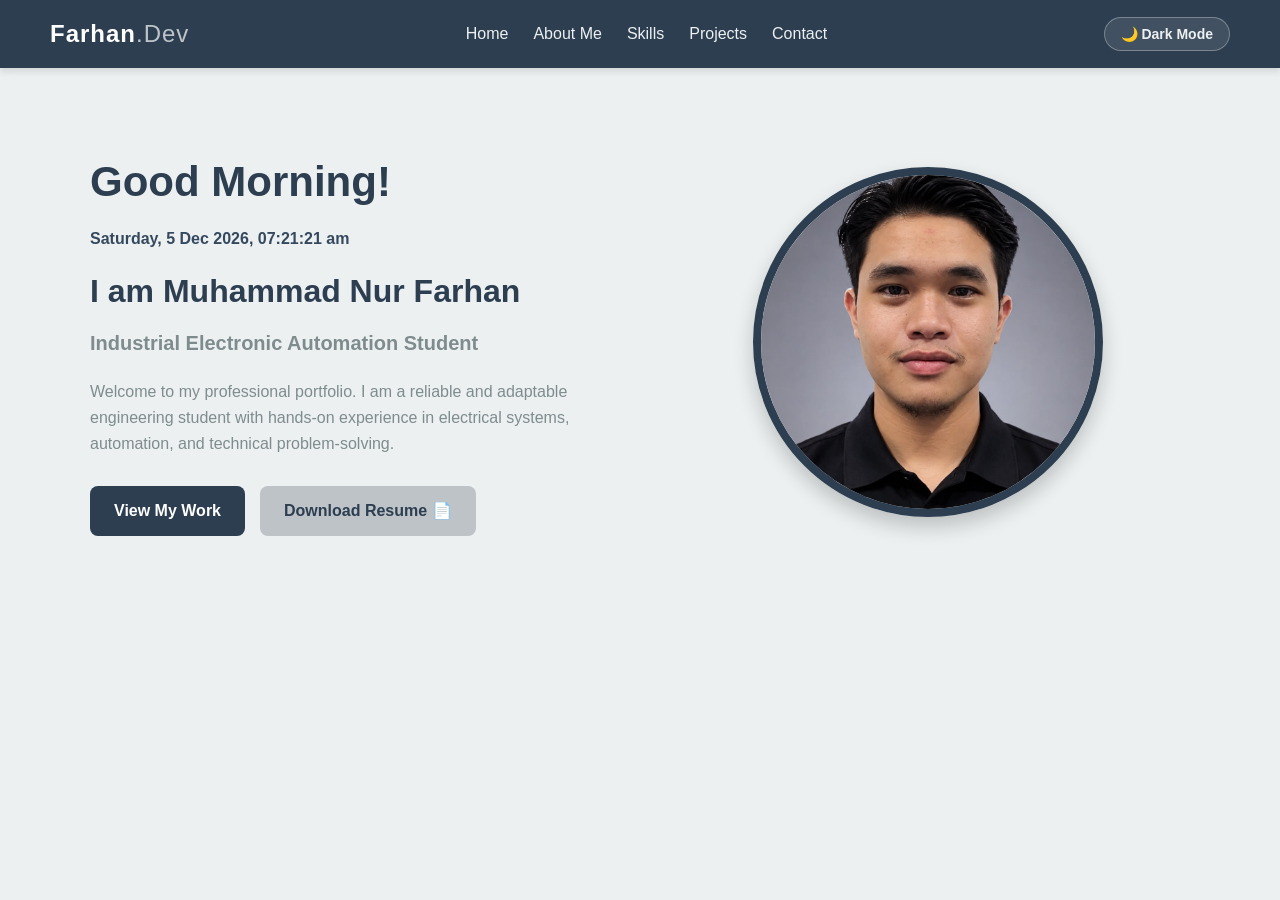
<file: index.html>
<!DOCTYPE html>
<html lang="en">
<head>
    <meta charset="UTF-8">
    <meta name="viewport" content="width=device-width, initial-scale=1.0">
    <title>Farhan - Portfolio</title>
    <!-- PASTIKAN LINK NI ADA DALAM HEAD -->
    <link rel="stylesheet" href="style.css">
</head>
<body>

    <!-- 1. NAVBAR -->
    <nav class="navbar">
        <div class="logo">Farhan<span>.Dev</span></div>
        <ul class="nav-links">
            <li><a href="index.html">Home</a></li>
            <li><a href="about.html">About Me</a></li>
            <li><a href="skills.html">Skills</a></li>
            <li><a href="projects.html">Projects</a></li>
            <li><a href="contact.html">Contact</a></li>
        </ul>
        <button id="themeToggleBtn" class="theme-btn">🌙 Dark Mode</button>
    </nav>

    <!-- 2. HERO SECTION -->
    <header class="hero">
        <div class="hero-text">
            <h1 id="greeting">Good Night!</h1>
            <p id="clock" style="color: #34495E; font-weight: bold; margin-bottom: 15px;">Loading time...</p>
            
            <h2>I am Muhammad Nur Farhan</h2>
            <h3 style="color: #7F8C8D;">Industrial Electronic Automation Student</h3>   
            
            <p>Welcome to my professional portfolio. I am a reliable and adaptable engineering student with hands-on experience in electrical systems, automation, and technical problem-solving.</p>
            
            <div class="hero-buttons">
                <a href="projects.html" class="btn btn-primary">View My Work</a>
                <a href="files/02_Muhammad_Nur_Farhan_Bin_Nuri_Resume.pdf" download class="btn btn-secondary">Download Resume 📄</a>
            </div>
        </div>
        
        <div class="hero-image">
            <!-- Pastikan nama gambar betul: profile.jpg -->
            <img src="images/profile.jpg" alt="Farhan Profile Photo" class="profile-pic">
        </div>
    </header>

    <script src="script.js"></script>
</body>
</html>
</file>
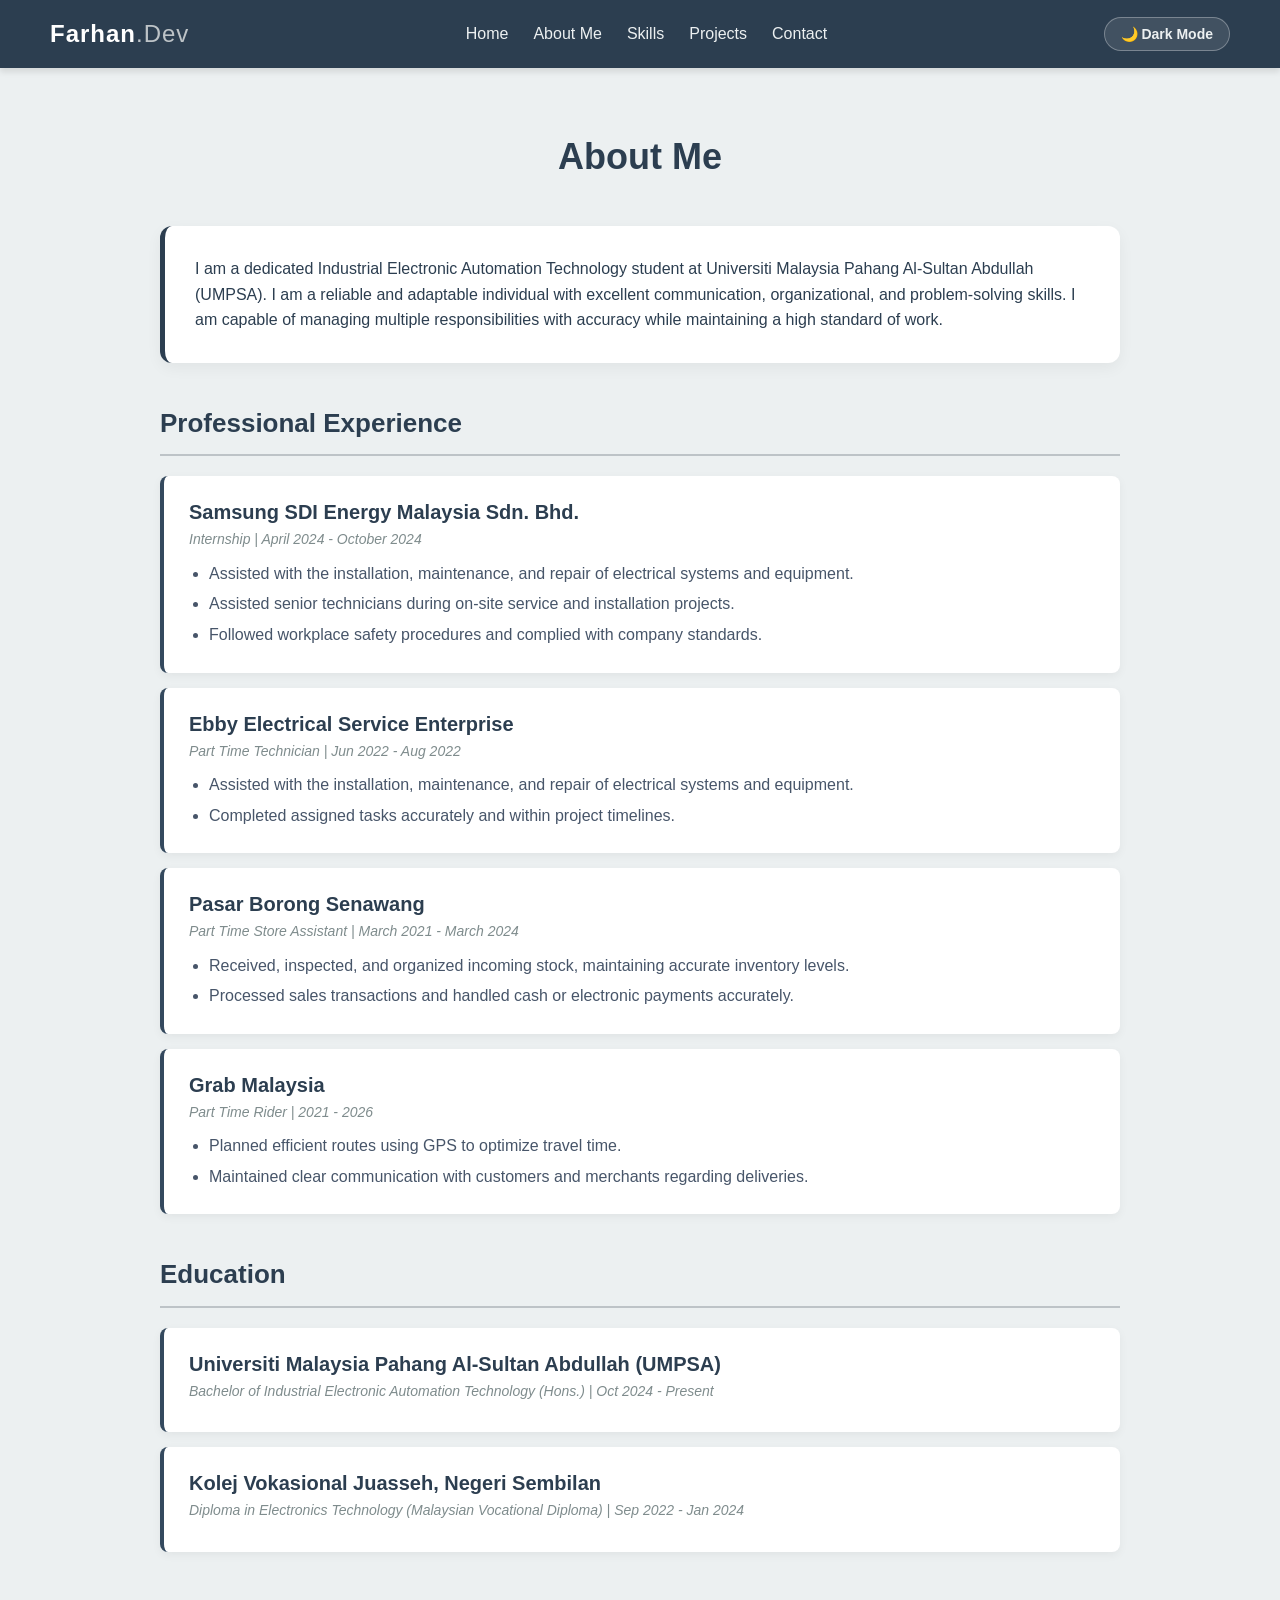
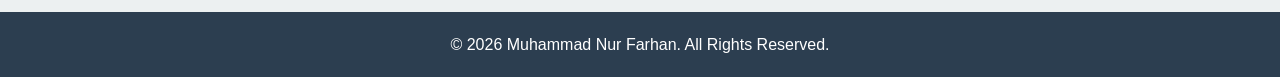
<file: about.html>
<!DOCTYPE html>
<html lang="en">
<head>
    <meta charset="UTF-8">
    <meta name="viewport" content="width=device-width, initial-scale=1.0">
    <title>About Me - Farhan Portfolio</title>
    <link rel="stylesheet" href="style.css">
</head>
<body>

    <!-- NAVBAR -->
    <nav class="navbar">
        <div class="logo">Farhan<span>.Dev</span></div>
        <ul class="nav-links">
            <li><a href="index.html">Home</a></li>
            <li><a href="about.html">About Me</a></li>
            <li><a href="skills.html">Skills</a></li>
            <li><a href="projects.html">Projects</a></li>
            <li><a href="contact.html">Contact</a></li>
        </ul>
        <button id="themeToggleBtn" class="theme-btn">🌙 Dark Mode</button>
    </nav>

    <!-- ABOUT SECTION -->
    <section class="about-section">
        <h1 class="section-title">About Me</h1>
        
        <div class="about-content">
            <p>I am a dedicated Industrial Electronic Automation Technology student at Universiti Malaysia Pahang Al-Sultan Abdullah (UMPSA). I am a reliable and adaptable individual with excellent communication, organizational, and problem-solving skills. I am capable of managing multiple responsibilities with accuracy while maintaining a high standard of work.</p>
        </div>

        <!-- EXPERIENCE TIMELINE -->
        <h2 class="sub-title">Professional Experience</h2>
        <div class="timeline">
            
            <div class="timeline-item">
                <h3>Samsung SDI Energy Malaysia Sdn. Bhd.</h3>
                <h4>Internship | April 2024 - October 2024</h4>
                <ul>
                    <li>Assisted with the installation, maintenance, and repair of electrical systems and equipment.</li>
                    <li>Assisted senior technicians during on-site service and installation projects.</li>
                    <li>Followed workplace safety procedures and complied with company standards.</li>
                </ul>
            </div>

            <div class="timeline-item">
                <h3>Ebby Electrical Service Enterprise</h3>
                <h4>Part Time Technician | Jun 2022 - Aug 2022</h4>
                <ul>
                    <li>Assisted with the installation, maintenance, and repair of electrical systems and equipment.</li>
                    <li>Completed assigned tasks accurately and within project timelines.</li>
                </ul>
            </div>

            <div class="timeline-item">
                <h3>Pasar Borong Senawang</h3>
                <h4>Part Time Store Assistant | March 2021 - March 2024</h4>
                <ul>
                    <li>Received, inspected, and organized incoming stock, maintaining accurate inventory levels.</li>
                    <li>Processed sales transactions and handled cash or electronic payments accurately.</li>
                </ul>
            </div>

            <div class="timeline-item">
                <h3>Grab Malaysia</h3>
                <h4>Part Time Rider | 2021 - 2026</h4>
                <ul>
                    <li>Planned efficient routes using GPS to optimize travel time.</li>
                    <li>Maintained clear communication with customers and merchants regarding deliveries.</li>
                </ul>
            </div>

        </div>

        <!-- EDUCATION -->
        <h2 class="sub-title">Education</h2>
        <div class="timeline">
            <div class="timeline-item">
                <h3>Universiti Malaysia Pahang Al-Sultan Abdullah (UMPSA)</h3>
                <h4>Bachelor of Industrial Electronic Automation Technology (Hons.) | Oct 2024 - Present</h4>
            </div>
            <div class="timeline-item">
                <h3>Kolej Vokasional Juasseh, Negeri Sembilan</h3>
                <h4>Diploma in Electronics Technology (Malaysian Vocational Diploma) | Sep 2022 - Jan 2024</h4>
            </div>
        </div>

    </section>
        <!-- FOOTER -->
    <footer style="text-align: center; padding: 20px; background-color: #2C3E50; color: white; margin-top: 50px;">
        <p>&copy; <span class="current-year"></span> Muhammad Nur Farhan. All Rights Reserved.</p>
    </footer>
    <script src="script.js"></script>
</body>
</html>
</file>
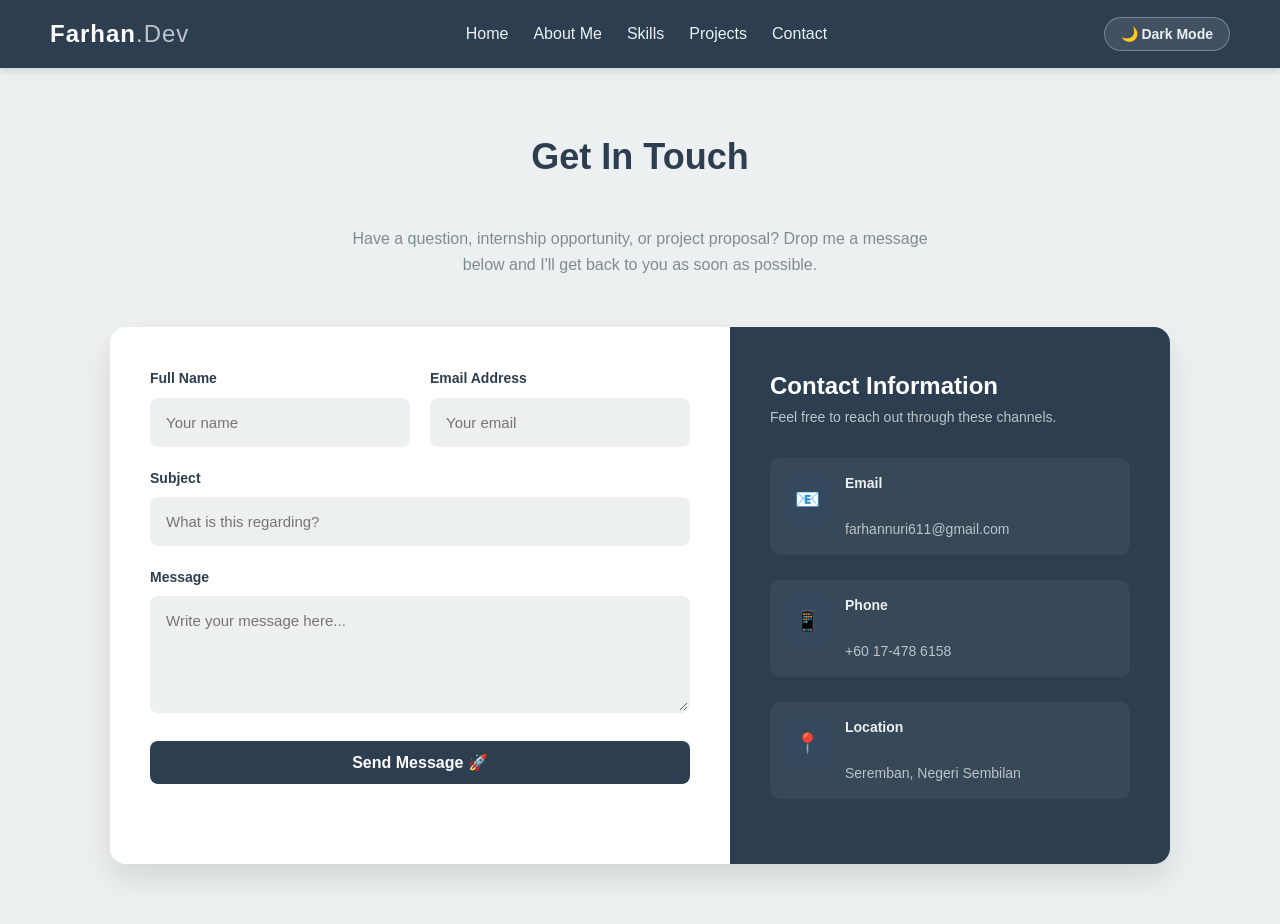
<file: contact.html>
<!DOCTYPE html>
<html lang="en">
<head>
    <meta charset="UTF-8">
    <meta name="viewport" content="width=device-width, initial-scale=1.0">
    <title>Contact - Farhan Portfolio</title>
    <link rel="stylesheet" href="style.css">
</head>
<body>

    <!-- NAVBAR -->
    <nav class="navbar">
        <div class="logo">Farhan<span>.Dev</span></div>
        <ul class="nav-links">
            <li><a href="index.html">Home</a></li>
            <li><a href="about.html">About Me</a></li>
            <li><a href="skills.html">Skills</a></li>
            <li><a href="projects.html">Projects</a></li>
            <li><a href="contact.html">Contact</a></li>
        </ul>
        <button id="themeToggleBtn" class="theme-btn">🌙 Dark Mode</button>
    </nav>

    <!-- CONTACT SECTION -->
    <section class="contact-section">
        <div class="contact-header">
            <h1 class="section-title">Get In Touch</h1>
            <p class="contact-desc">Have a question, internship opportunity, or project proposal? Drop me a message below and I'll get back to you as soon as possible.</p>
        </div>

        <div class="contact-container">
            <!-- CONTACT FORM -->
            <div class="contact-form-wrapper">
                
                <!-- TUKAR URL_FORMSPREE_KAU DENGAN URL KAU YANG SEBENAR -->
                <form id="contactForm" class="contact-form" action="https://formspree.io/f/mjywozba" method="POST">
                    
                    <div class="form-row">
                        <div class="form-group">
                            <label for="name">Full Name</label>
                            <input type="text" id="name" name="name" placeholder="Your name" required>
                        </div>
                        <div class="form-group">
                            <label for="email">Email Address</label>
                            <input type="email" id="email" name="email" placeholder="Your email" required>
                        </div>
                    </div>

                    <div class="form-group">
                        <label for="subject">Subject</label>
                        <input type="text" id="subject" name="subject" placeholder="What is this regarding?" required>
                    </div>

                    <div class="form-group">
                        <label for="message">Message</label>
                        <textarea id="message" name="message" rows="5" placeholder="Write your message here..." required></textarea>
                    </div>

                    <button type="submit" class="btn btn-primary btn-block">Send Message 🚀</button>
                </form>
            </div>

            <!-- DIRECT LINKS -->
            <div class="direct-links">
                <h2>Contact Information</h2>
                <p>Feel free to reach out through these channels.</p>
                
                <div class="info-item">
                    <span class="icon">📧</span>
                    <div>
                        <strong>Email</strong><br>
                        <a href="mailto:farhannuri611@gmail.com">farhannuri611@gmail.com</a>
                    </div>
                </div>
                
                <div class="info-item">
                    <span class="icon">📱</span>
                    <div>
                        <strong>Phone</strong><br>
                        <a href="tel:+60174786158">+60 17-478 6158</a>
                    </div>
                </div>
                
                <div class="info-item">
                    <span class="icon">📍</span>
                    <div>
                        <strong>Location</strong><br>
                        Seremban, Negeri Sembilan
                    </div>
                </div>
            </div>
        </div>
    </section>

    <!-- KOD JAVASCRIPT UNTUK POPUP ALERT -->
    <script>
        document.getElementById('contactForm').addEventListener('submit', function(e) {
            // Keluar alert dulu
            alert('Thank you! Your message has been sent successfully.');
            // Kita TAK guna e.preventDefault() supaya form boleh dihantar ke Formspree
        });
    </script>

    <!-- SCRIPT ASAL KAU -->
    <script src="script.js"></script>
</body>
</html>
</file>
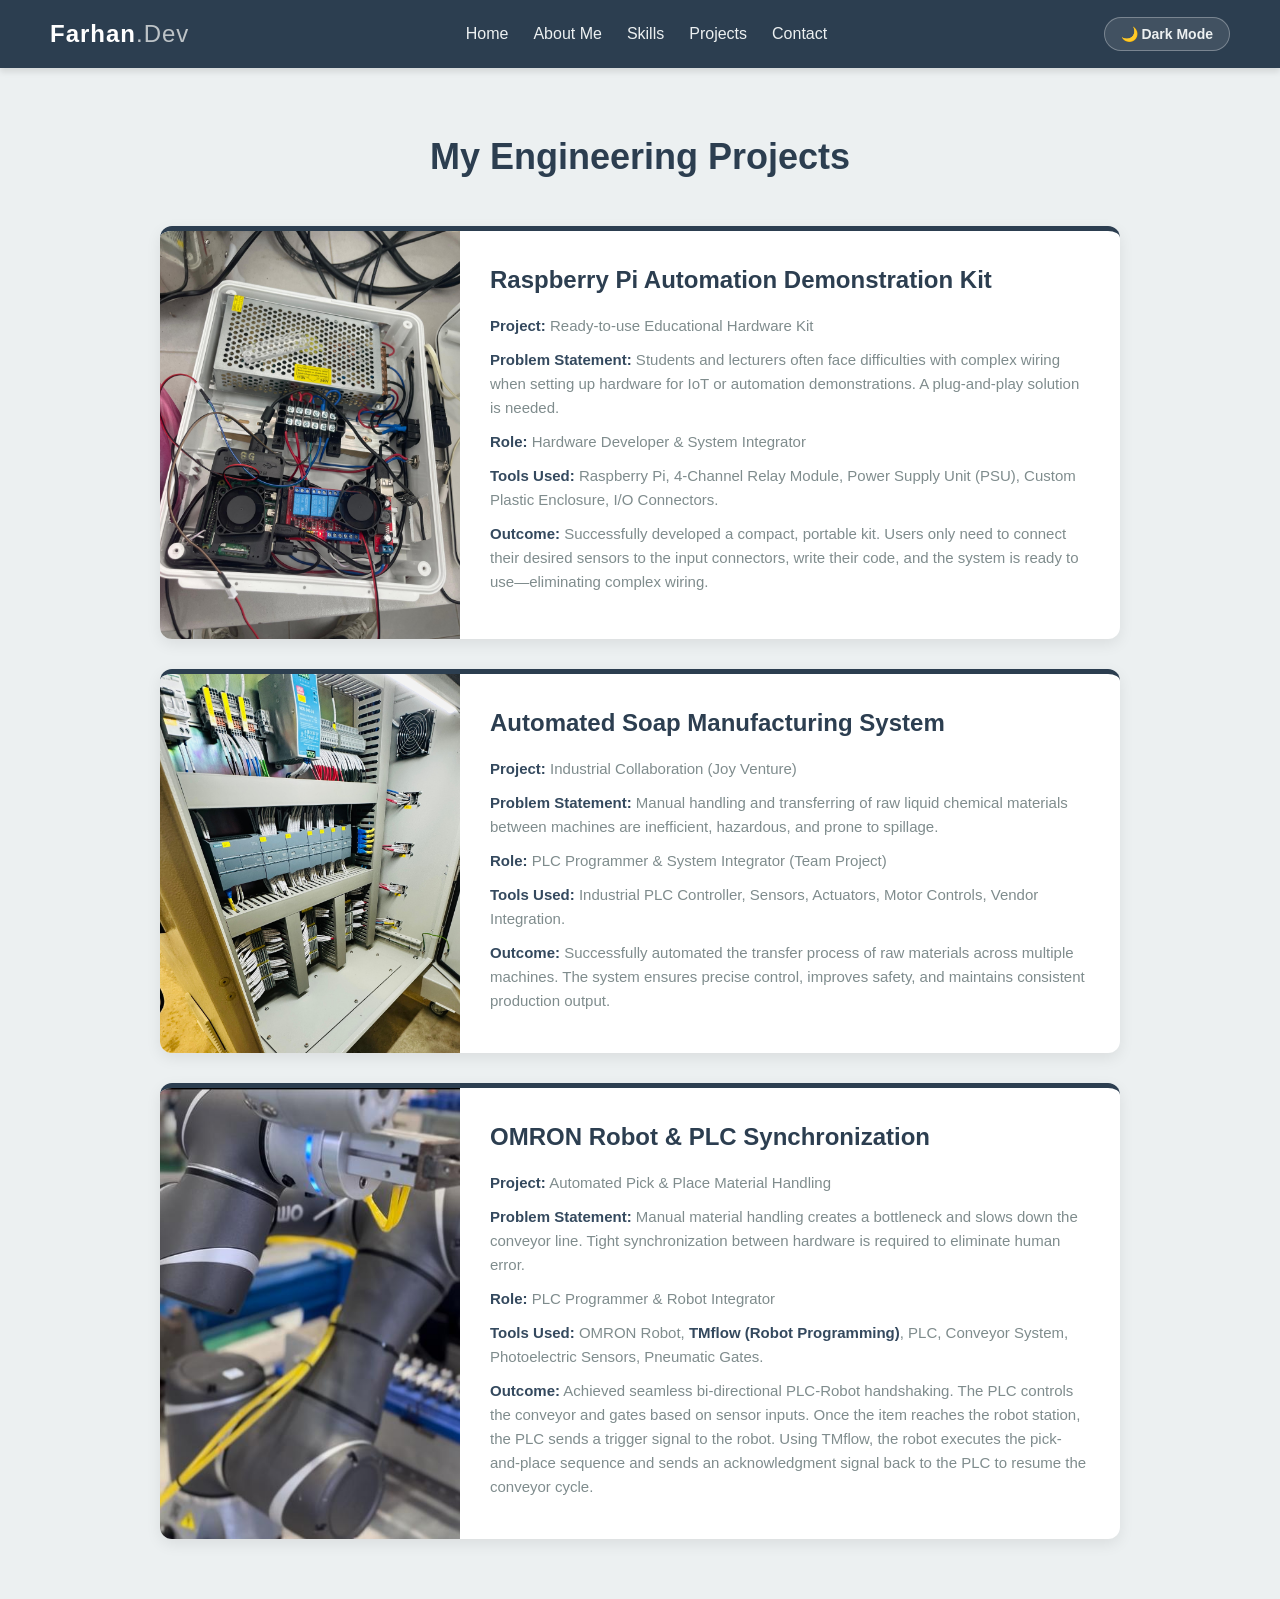
<file: projects.html>
<!DOCTYPE html>
<html lang="en">
<head>
    <meta charset="UTF-8">
    <meta name="viewport" content="width=device-width, initial-scale=1.0">
    <title>Projects - Farhan Portfolio</title>
    <link rel="stylesheet" href="style.css">
</head>
<body>

    <!-- NAVBAR -->
    <nav class="navbar">
        <div class="logo">Farhan<span>.Dev</span></div>
        <ul class="nav-links">
            <li><a href="index.html">Home</a></li>
            <li><a href="about.html">About Me</a></li>
            <li><a href="skills.html">Skills</a></li>
            <li><a href="projects.html">Projects</a></li>
            <li><a href="contact.html">Contact</a></li>
        </ul>
        <button id="themeToggleBtn" class="theme-btn">🌙 Dark Mode</button>
    </nav>

    <!-- PROJECTS SECTION -->
    <section class="projects-section">
        <h1 class="section-title">My Engineering Projects</h1>

        <!-- PROJECT 1: Raspberry Pi Kit -->
        <div class="project-card">
            <div class="project-image">
                <img src="images/plc.jpg" alt="Raspberry Pi Educational Kit">
            </div>
            <div class="project-info">
                <h2>Raspberry Pi Automation Demonstration Kit</h2>
                <p><strong>Project:</strong> Ready-to-use Educational Hardware Kit</p>
                <p><strong>Problem Statement:</strong> Students and lecturers often face difficulties with complex wiring when setting up hardware for IoT or automation demonstrations. A plug-and-play solution is needed.</p>
                <p><strong>Role:</strong> Hardware Developer & System Integrator</p>
                <p><strong>Tools Used:</strong> Raspberry Pi, 4-Channel Relay Module, Power Supply Unit (PSU), Custom Plastic Enclosure, I/O Connectors.</p>
                <p><strong>Outcome:</strong> Successfully developed a compact, portable kit. Users only need to connect their desired sensors to the input connectors, write their code, and the system is ready to use—eliminating complex wiring.</p>
            </div>
        </div>

        <!-- PROJECT 2: Soap Manufacturing PLC -->
        <div class="project-card">
            <div class="project-image">
                <img src="images/plc2.jpg" alt="Soap Manufacturing PLC System">
            </div>
            <div class="project-info">
                <h2>Automated Soap Manufacturing System</h2>
                <p><strong>Project:</strong> Industrial Collaboration (Joy Venture)</p>
                <p><strong>Problem Statement:</strong> Manual handling and transferring of raw liquid chemical materials between machines are inefficient, hazardous, and prone to spillage.</p>
                <p><strong>Role:</strong> PLC Programmer & System Integrator (Team Project)</p>
                <p><strong>Tools Used:</strong> Industrial PLC Controller, Sensors, Actuators, Motor Controls, Vendor Integration.</p>
                <p><strong>Outcome:</strong> Successfully automated the transfer process of raw materials across multiple machines. The system ensures precise control, improves safety, and maintains consistent production output.</p>
            </div>
        </div>

        <!-- PROJECT 3: OMRON Robot Integration (UPDATED) -->
        <div class="project-card">
            <div class="project-image">
                <img src="images/robot.jpg" alt="OMRON Robot Pick and Place">
            </div>
            <div class="project-info">
                <h2>OMRON Robot & PLC Synchronization</h2>
                <p><strong>Project:</strong> Automated Pick & Place Material Handling</p>
                <p><strong>Problem Statement:</strong> Manual material handling creates a bottleneck and slows down the conveyor line. Tight synchronization between hardware is required to eliminate human error.</p>
                <p><strong>Role:</strong> PLC Programmer & Robot Integrator</p>
                <p><strong>Tools Used:</strong> OMRON Robot, <strong>TMflow (Robot Programming)</strong>, PLC, Conveyor System, Photoelectric Sensors, Pneumatic Gates.</p>
                <p><strong>Outcome:</strong> Achieved seamless bi-directional PLC-Robot handshaking. The PLC controls the conveyor and gates based on sensor inputs. Once the item reaches the robot station, the PLC sends a trigger signal to the robot. Using TMflow, the robot executes the pick-and-place sequence and sends an acknowledgment signal back to the PLC to resume the conveyor cycle.</p>
            </div>
        </div>

    </section>

    <script src="script.js"></script>
</body>
</html>
</file>
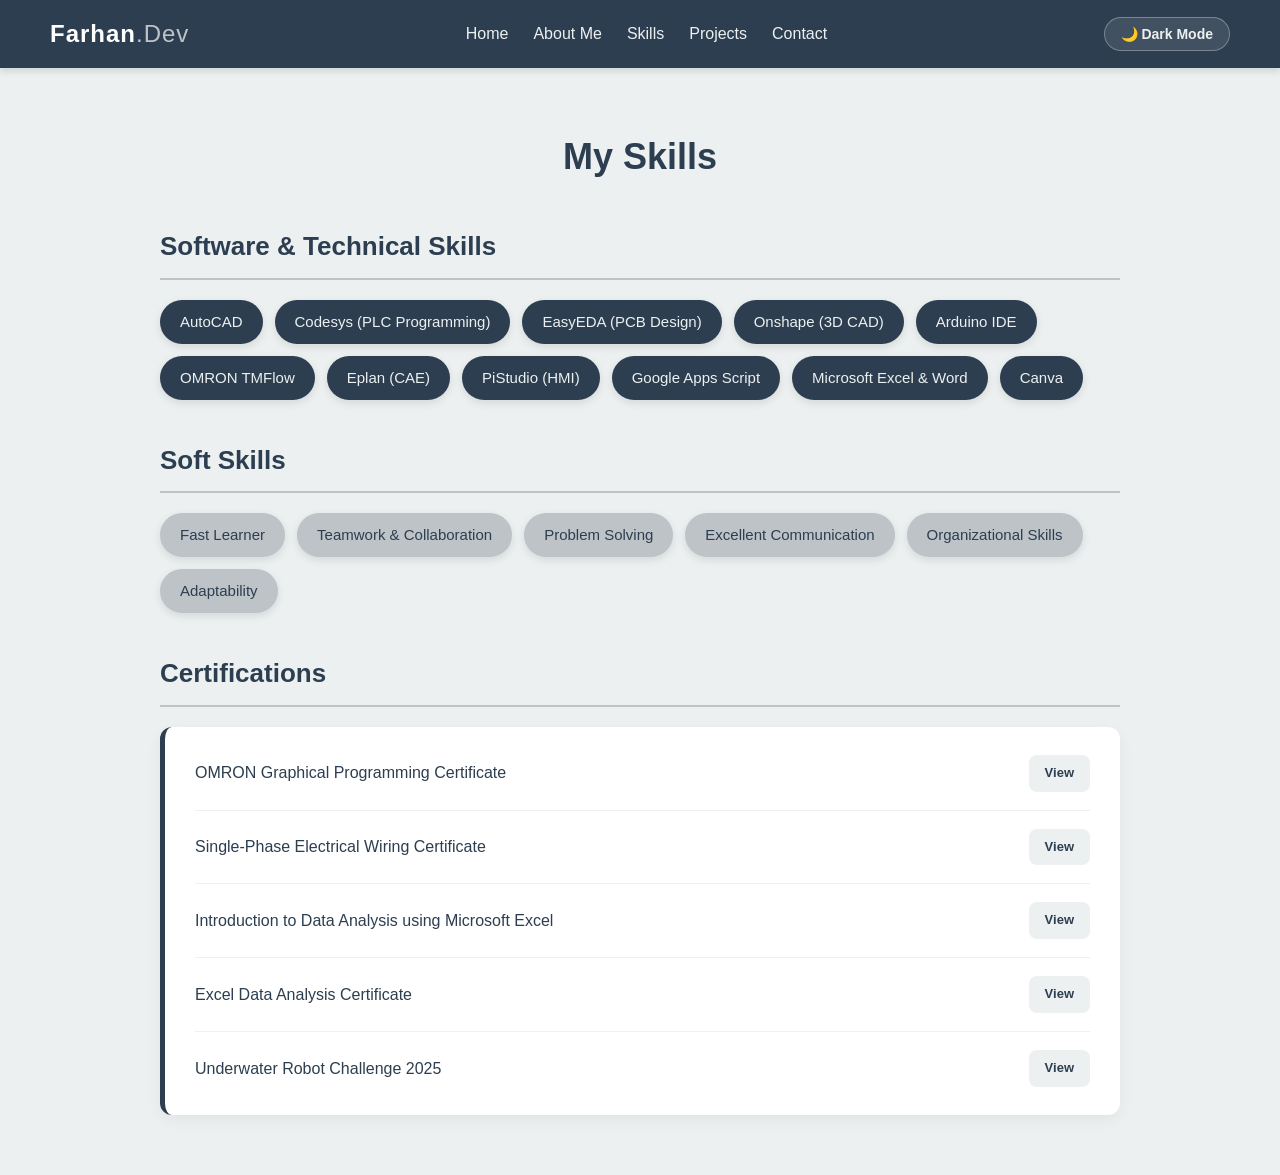
<file: skills.html>
<!DOCTYPE html>
<html lang="en">
<head>
    <meta charset="UTF-8">
    <meta name="viewport" content="width=device-width, initial-scale=1.0">
    <title>Skills - Farhan Portfolio</title>
    <link rel="stylesheet" href="style.css">
</head>
<body>

    <!-- NAVBAR -->
    <nav class="navbar">
        <div class="logo">Farhan<span>.Dev</span></div>
        <ul class="nav-links">
            <li><a href="index.html">Home</a></li>
            <li><a href="about.html">About Me</a></li>
            <li><a href="skills.html">Skills</a></li>
            <li><a href="projects.html">Projects</a></li>
            <li><a href="contact.html">Contact</a></li>
        </ul>
        <button id="themeToggleBtn" class="theme-btn">🌙 Dark Mode</button>
    </nav>

    <!-- SKILLS SECTION -->
    <section class="skills-section">
        <h1 class="section-title">My Skills</h1>

        <!-- TECHNICAL & SOFTWARE SKILLS -->
        <h2 class="sub-title">Software & Technical Skills</h2>
        <div class="skills-grid">
            <span class="skill-tag">AutoCAD</span>
            <span class="skill-tag">Codesys (PLC Programming)</span>
            <span class="skill-tag">EasyEDA (PCB Design)</span>
            <span class="skill-tag">Onshape (3D CAD)</span>
            <span class="skill-tag">Arduino IDE</span>
            <span class="skill-tag">OMRON TMFlow</span>
            <span class="skill-tag">Eplan (CAE)</span>
            <span class="skill-tag">PiStudio (HMI)</span>
            <span class="skill-tag">Google Apps Script</span>
            <span class="skill-tag">Microsoft Excel & Word</span>
            <span class="skill-tag">Canva</span>
        </div>

        <!-- SOFT SKILLS -->
        <h2 class="sub-title" style="margin-top: 40px;">Soft Skills</h2>
        <div class="skills-grid">
            <span class="skill-tag soft">Fast Learner</span>
            <span class="skill-tag soft">Teamwork & Collaboration</span>
            <span class="skill-tag soft">Problem Solving</span>
            <span class="skill-tag soft">Excellent Communication</span>
            <span class="skill-tag soft">Organizational Skills</span>
            <span class="skill-tag soft">Adaptability</span>
        </div>

               <!-- CERTIFICATIONS -->
        <h2 class="sub-title" style="margin-top: 40px;">Certifications</h2>
        
        <!-- KOTAK BESAR BERMULA DI SINI -->
        <div class="cert-list">
            
            <div class="cert-item">
                <span>OMRON Graphical Programming Certificate</span>
                <a href="files/Omron_Cert.pdf" target="_blank" class="cert-link">View</a>
            </div>
            
            <div class="cert-item">
                <span>Single-Phase Electrical Wiring Certificate</span>
                <a href="files/Single_Phase_Electrical_Cert.pdf" target="_blank" class="cert-link">View</a>
            </div>
            
            <div class="cert-item">
                <span>Introduction to Data Analysis using Microsoft Excel</span>
                <a href="files/Excel_Introduction_Cert.pdf" target="_blank" class="cert-link">View</a>
            </div>

            <div class="cert-item">
                <span>Excel Data Analysis Certificate</span>
                <a href="files/Excel_Data_Analysis_Cert.pdf" target="_blank" class="cert-link">View</a>
            </div>
            
            <div class="cert-item">
                <span>Underwater Robot Challenge 2025</span>
                 <a href="files/Underwater_Robot_Challenge_Cert.pdf" target="_blank" class="cert-link">View</a>
            </div>

        </div> 
        <!-- KOTAK BESAR DITUTUP DI SINI (SELEPAS UNDERWATER) -->
    </section>

    <script src="script.js"></script>
</body>
</html>
</file>
<file: style.css>
/* =========================================
   1. ASAS & FONT
   ========================================= */
* {
    margin: 0;
    padding: 0;
    box-sizing: border-box;
}

body {
    font-family: 'Segoe UI', Roboto, Helvetica, Arial, sans-serif;
    background-color: #ECF0F1; /* Warna Off-White dari palette kau */
    color: #2C3E50; /* Teks utama Dark Navy */
    line-height: 1.6;
}

/* =========================================
   2. NAVIGATION BAR (Navbar)
   ========================================= */
.navbar {
    display: flex;
    justify-content: space-between;
    align-items: center;
    background-color: #2C3E50; /* Dark Navy */
    padding: 15px 50px;
    position: sticky;
    top: 0;
    z-index: 1000;
    box-shadow: 0 4px 6px rgba(0,0,0,0.1);
}

.logo {
    color: white;
    font-size: 24px;
    font-weight: bold;
    letter-spacing: 1px;
}

.logo span {
    color: #BDC3C7; /* Light Grey */
    font-weight: normal;
}

.nav-links {
    display: flex;
    list-style: none;
    gap: 25px;
}

.nav-links li a {
    color: #ECF0F1;
    text-decoration: none;
    font-weight: 500;
    transition: 0.3s;
}

.nav-links li a:hover {
    color: #BDC3C7; /* Light Grey hover */
}

.theme-btn {
    background-color: rgba(255, 255, 255, 0.1); /* Efek kaca sikit */
    color: #ECF0F1;
    border: 1px solid rgba(255, 255, 255, 0.3);
    padding: 8px 16px;
    border-radius: 20px;
    font-size: 14px;
    font-weight: 600;
    font-family: inherit;
    cursor: pointer;
    display: flex;
    align-items: center;
    gap: 8px; /* Jarak antara icon dan teks */
    transition: all 0.3s ease;
}

.theme-btn:hover {
    background-color: rgba(255, 255, 255, 0.2);
    transform: translateY(-2px);
}
/* =========================================
   3. HERO SECTION (Muka Depan / Home)
   ========================================= */
.hero {
    display: flex;
    align-items: center;
    justify-content: space-between;
    max-width: 1200px;
    margin: 80px auto;
    padding: 0 50px;
    gap: 50px;
}

.hero-text {
    flex: 1;
}

.hero-text h1 {
    font-size: 42px;
    color: #2C3E50; /* Dark Navy */
    margin-bottom: 10px;
}

.hero-text h2 {
    font-size: 32px;
    margin-bottom: 10px;
}

.hero-text h3 {
    font-size: 20px;
    margin-bottom: 20px;
    color: #34495E; /* Dark Slate Blue */
}

.hero-text p {
    margin-bottom: 30px;
    color: #7F8C8D; /* Muted Grey */
}

/* =========================================
   4. BUTANG (Buttons)
   ========================================= */
.hero-buttons {
    display: flex;
    gap: 15px;
}

.btn {
    padding: 12px 24px;
    border-radius: 8px;
    text-decoration: none;
    font-weight: bold;
    transition: 0.3s;
    display: inline-block;
}

.btn-primary {
    background-color: #2C3E50;
    color: white;
}

.btn-primary:hover {
    background-color: #34495E;
}

.btn-secondary {
    background-color: #BDC3C7;
    color: #2C3E50;
}

.btn-secondary:hover {
    background-color: #7F8C8D;
    color: white;
}

/* =========================================
   5. GAMBAR PROFILE BULAT
   ========================================= */
.hero-image {
    flex: 1;
    display: flex;
    justify-content: center;
}

.profile-pic {
    width: 350px;
    height: 350px;
    object-fit: cover;
    border-radius: 50%;
    border: 8px solid #2C3E50; /* Border Dark Navy */
    box-shadow: 0 10px 20px rgba(0,0,0,0.2);
}

/* =========================================
   6. PROJECTS SECTION (Page Projek)
   ========================================= */
.projects-section {
    max-width: 1000px;
    margin: 60px auto;
    padding: 0 20px;
}

.section-title {
    text-align: center;
    color: #2C3E50;
    margin-bottom: 40px;
    font-size: 36px;
}

.project-card {
    display: flex;
    background-color: #ffffff;
    border-radius: 12px;
    overflow: hidden;
    box-shadow: 0 5px 15px rgba(0,0,0,0.08);
    margin-bottom: 30px;
    border-top: 5px solid #2C3E50; /* Border atas Dark Navy */
    transition: transform 0.3s ease;
}

.project-card:hover {
    transform: translateY(-5px);
}

.project-image {
    flex: 1;
    min-width: 300px;
    background-color: #BDC3C7;
}

.project-image img {
    width: 100%;
    height: 100%;
    object-fit: cover;
}

.project-info {
    flex: 2;
    padding: 30px;
}

.project-info h2 {
    color: #2C3E50;
    margin-bottom: 15px;
}

.project-info p {
    margin-bottom: 10px;
    font-size: 15px;
    color: #7F8C8D;
}

.project-info strong {
    color: #34495E;
}

/* =========================================
   7. RESPONSIVE (Untuk Mobile)
   ========================================= */
@media (max-width: 768px) {
    .navbar {
        flex-direction: column;
        padding: 15px;
        gap: 15px;
    }
    
    .nav-links {
        flex-wrap: wrap;
        justify-content: center;
    }

    .hero {
        flex-direction: column-reverse;
        margin: 40px auto;
        padding: 0 20px;
        text-align: center;
    }

    .hero-buttons {
        justify-content: center;
    }

    .profile-pic {
        width: 250px;
        height: 250px;
    }

    .project-card {
        flex-direction: column;
    }
    
    .project-image {
        height: 200px;
    }
}

/* =========================================
   8. ABOUT ME SECTION
   ========================================= */
.about-section {
    max-width: 1000px;
    margin: 60px auto;
    padding: 0 20px;
}

.about-content {
    background-color: #ffffff;
    padding: 30px;
    border-radius: 12px;
    box-shadow: 0 5px 15px rgba(0,0,0,0.05);
    border-left: 5px solid #2C3E50; /* Dark Navy border */
    margin-bottom: 40px;
    font-size: 16px;
}

.sub-title {
    color: #2C3E50;
    margin-bottom: 20px;
    font-size: 26px;
    border-bottom: 2px solid #BDC3C7;
    padding-bottom: 10px;
}

/* Timeline styling */
.timeline {
    margin-bottom: 40px;
}

.timeline-item {
    background-color: #ffffff;
    padding: 20px 25px;
    border-radius: 8px;
    margin-bottom: 15px;
    box-shadow: 0 3px 10px rgba(0,0,0,0.05);
    border-left: 4px solid #34495E; /* Slate Blue border */
}

.timeline-item h3 {
    color: #2C3E50;
    font-size: 20px;
}

.timeline-item h4 {
    color: #7F8C8D;
    font-size: 14px;
    font-weight: normal;
    margin-bottom: 10px;
    font-style: italic;
}

.timeline-item ul {
    padding-left: 20px;
    color: #475569;
}

.timeline-item ul li {
    margin-bottom: 5px;
}

/* =========================================
   9. SKILLS SECTION
   ========================================= */
.skills-section {
    max-width: 1000px;
    margin: 60px auto;
    padding: 0 20px;
}

.skills-grid {
    display: flex;
    flex-wrap: wrap;
    gap: 12px;
    margin-bottom: 20px;
}

.skill-tag {
    background-color: #2C3E50; /* Dark Navy */
    color: #ECF0F1;
    padding: 10px 20px;
    border-radius: 25px;
    font-size: 15px;
    font-weight: 500;
    box-shadow: 0 3px 8px rgba(0,0,0,0.1);
    transition: 0.3s;
}

.skill-tag:hover {
    background-color: #34495E;
    transform: translateY(-2px);
}

.skill-tag.soft {
    background-color: #BDC3C7; /* Grey untuk soft skills */
    color: #2C3E50;
}

.skill-tag.soft:hover {
    background-color: #7F8C8D;
    color: white;
}

.cert-list {
    background-color: #ffffff;
    padding: 25px 40px;
    border-radius: 12px;
    box-shadow: 0 5px 15px rgba(0,0,0,0.05);
    border-left: 5px solid #2C3E50;
    color: #475569;
    margin-bottom: 40px;
}

.cert-list li {
    margin-bottom: 10px;
    font-size: 16px;
}

/* =========================================
   10. CONTACT SECTION (UPGRADED VERSION)
   ========================================= */
.contact-section {
    max-width: 1100px;
    margin: 60px auto;
    padding: 0 20px;
}

.contact-header {
    text-align: center;
    margin-bottom: 50px;
}

.contact-desc {
    color: #7F8C8D;
    max-width: 600px;
    margin: 0 auto;
}

.contact-container {
    display: flex;
    gap: 0;
    background-color: #ffffff;
    border-radius: 16px;
    box-shadow: 0 15px 30px rgba(0,0,0,0.1);
    overflow: hidden;
}

/* --- KOTAK FORM (KIRI) --- */
.contact-form-wrapper {
    flex: 1.5;
    padding: 40px;
    background-color: #ffffff;
}

.form-row {
    display: flex;
    gap: 20px;
}

.form-row .form-group {
    flex: 1;
}

.contact-form .form-group {
    margin-bottom: 20px;
}

.contact-form label {
    display: block;
    margin-bottom: 8px;
    font-weight: 600;
    color: #2C3E50;
    font-size: 14px;
}

.contact-form input,
.contact-form textarea {
    width: 100%;
    padding: 14px;
    border: 2px solid #ECF0F1;
    border-radius: 8px;
    font-family: inherit;
    font-size: 15px;
    background-color: #ECF0F1;
    color: #2C3E50;
    transition: all 0.3s ease;
}

.contact-form input:focus,
.contact-form textarea:focus {
    outline: none;
    border-color: #34495E;
    background-color: #ffffff;
    box-shadow: 0 0 0 4px rgba(52, 73, 94, 0.1);
}

.contact-form textarea {
    resize: vertical;
}

.btn-block {
    width: 100%;
    text-align: center;
    border: none;
    cursor: pointer;
    font-size: 16px;
}

/* --- KOTAK INFO (KANAN) --- */
.direct-links {
    flex: 1;
    background-color: #2C3E50;
    padding: 40px;
    color: #ffffff;
}

.direct-links h3 {
    color: #ffffff;
    margin-bottom: 10px;
    font-size: 22px;
}

.direct-links p {
    color: #BDC3C7;
    font-size: 14px;
    margin-bottom: 30px;
}

.info-item {
    display: flex;
    align-items: flex-start;
    gap: 15px;
    margin-bottom: 25px;
    background-color: rgba(255, 255, 255, 0.05);
    padding: 15px;
    border-radius: 10px;
    transition: 0.3s;
}

.info-item:hover {
    background-color: rgba(255, 255, 255, 0.1);
    transform: translateX(5px);
}

.info-item .icon {
    font-size: 20px;
    background-color: #34495E;
    padding: 10px;
    border-radius: 8px;
}

.info-item strong {
    color: #ECF0F1;
    font-size: 14px;
    display: block;
    margin-bottom: 4px;
}

.info-item a, .info-item div {
    color: #BDC3C7;
    text-decoration: none;
    font-size: 14px;
    line-height: 1.5;
    word-break: break-all;
}

.info-item a:hover {
    color: #ffffff;
    text-decoration: underline;
}

/* Responsive Contact untuk Mobile */
@media (max-width: 768px) {
    .contact-container {
        flex-direction: column;
        border-radius: 12px;
    }
    
    .form-row {
        flex-direction: column;
        gap: 0;
    }
    
    .contact-form-wrapper, .direct-links {
        padding: 30px;
    }
}
/* =========================================
   11. CERTIFICATIONS SECTION (Skills Page)
   ========================================= */
.cert-list {
    background-color: #ffffff;
    padding: 10px 30px; /* Kurangkan padding atas/bawah sikit */
    border-radius: 12px;
    box-shadow: 0 5px 15px rgba(0,0,0,0.05);
    border-left: 5px solid #2C3E50;
    margin-bottom: 40px;
}

.cert-item {
    display: flex;
    justify-content: space-between; /* Ni yang buat teks kiri, butang kanan */
    align-items: center;
    padding: 18px 0;
    border-bottom: 1px solid #ECF0F1; /* Garisan pemisah kelabu lembut */
    color: #2C3E50;
    font-size: 16px;
    font-weight: 500;
}

/* Buang garisan bawah untuk item yang paling last sekali */
.cert-item:last-child {
    border-bottom: none;
}

/* Style untuk butang View */
.cert-link {
    background-color: #ECF0F1;
    color: #2C3E50;
    text-decoration: none;
    padding: 8px 16px;
    border-radius: 8px;
    font-size: 13px;
    font-weight: bold;
    transition: all 0.3s ease;
    white-space: nowrap; /* Supaya butang tak pecah dua baris */
}

.cert-link:hover {
    background-color: #2C3E50;
    color: #ffffff;
    transform: translateY(-2px);
    box-shadow: 0 4px 8px rgba(44, 62, 80, 0.2);
}

/* Responsive untuk Mobile: Kalau skrin kecil, butang turun ke bawah teks */
@media (max-width: 768px) {
    .cert-item {
        flex-direction: column;
        align-items: flex-start;
        gap: 12px;
    }
    
    .cert-link {
        width: 100%;
        text-align: center;
    }
}
/* =========================================
   12. DARK MODE STYLING
   ========================================= */
body.dark-mode {
    background-color: #1a202c; /* Latar belakang gelap */
    color: #e2e8f0;
}

body.dark-mode .navbar {
    background-color: #2d3748;
}

body.dark-mode .about-content,
body.dark-mode .timeline-item,
body.dark-mode .project-card,
body.dark-mode .contact-container,
body.dark-mode .contact-form-wrapper,
body.dark-mode .cert-list {
    background-color: #2d3748; /* Kotak jadi warna gelap slate */
    color: #e2e8f0;
}

body.dark-mode .section-title,
body.dark-mode .sub-title,
body.dark-mode h1, 
body.dark-mode h2, 
body.dark-mode h3, 
body.dark-mode h4,
body.dark-mode .project-info h2,
body.dark-mode .contact-form label {
    color: #f8fafc; /* Teks putih cerah */
}

body.dark-mode .hero-text p,
body.dark-mode .project-info p,
body.dark-mode .cert-item,
body.dark-mode .contact-desc {
    color: #cbd5e1; /* Teks kelabu cerah */
}

body.dark-mode .contact-form input,
body.dark-mode .contact-form textarea {
    background-color: #1a202c;
    border-color: #4a5568;
    color: #e2e8f0;
}

body.dark-mode .btn-secondary {
    background-color: #4a5568;
    color: #e2e8f0;
}

body.dark-mode .skill-tag.soft {
    background-color: #4a5568;
    color: #e2e8f0;
}

/* =========================================
   13. SCROLL TO TOP BUTTON
   ========================================= */
#scrollTopBtn {
    position: fixed;
    bottom: 30px;
    right: 30px;
    z-index: 99;
    border: none;
    outline: none;
    background-color: #2C3E50;
    color: white;
    cursor: pointer;
    padding: 15px 20px;
    border-radius: 50%; /* Bulat */
    font-size: 20px;
    display: none; /* Sorok secara default */
    box-shadow: 0 4px 10px rgba(0,0,0,0.3);
    transition: 0.3s;
}

#scrollTopBtn:hover {
    background-color: #34495E;
    transform: translateY(-3px);
}
</file>
